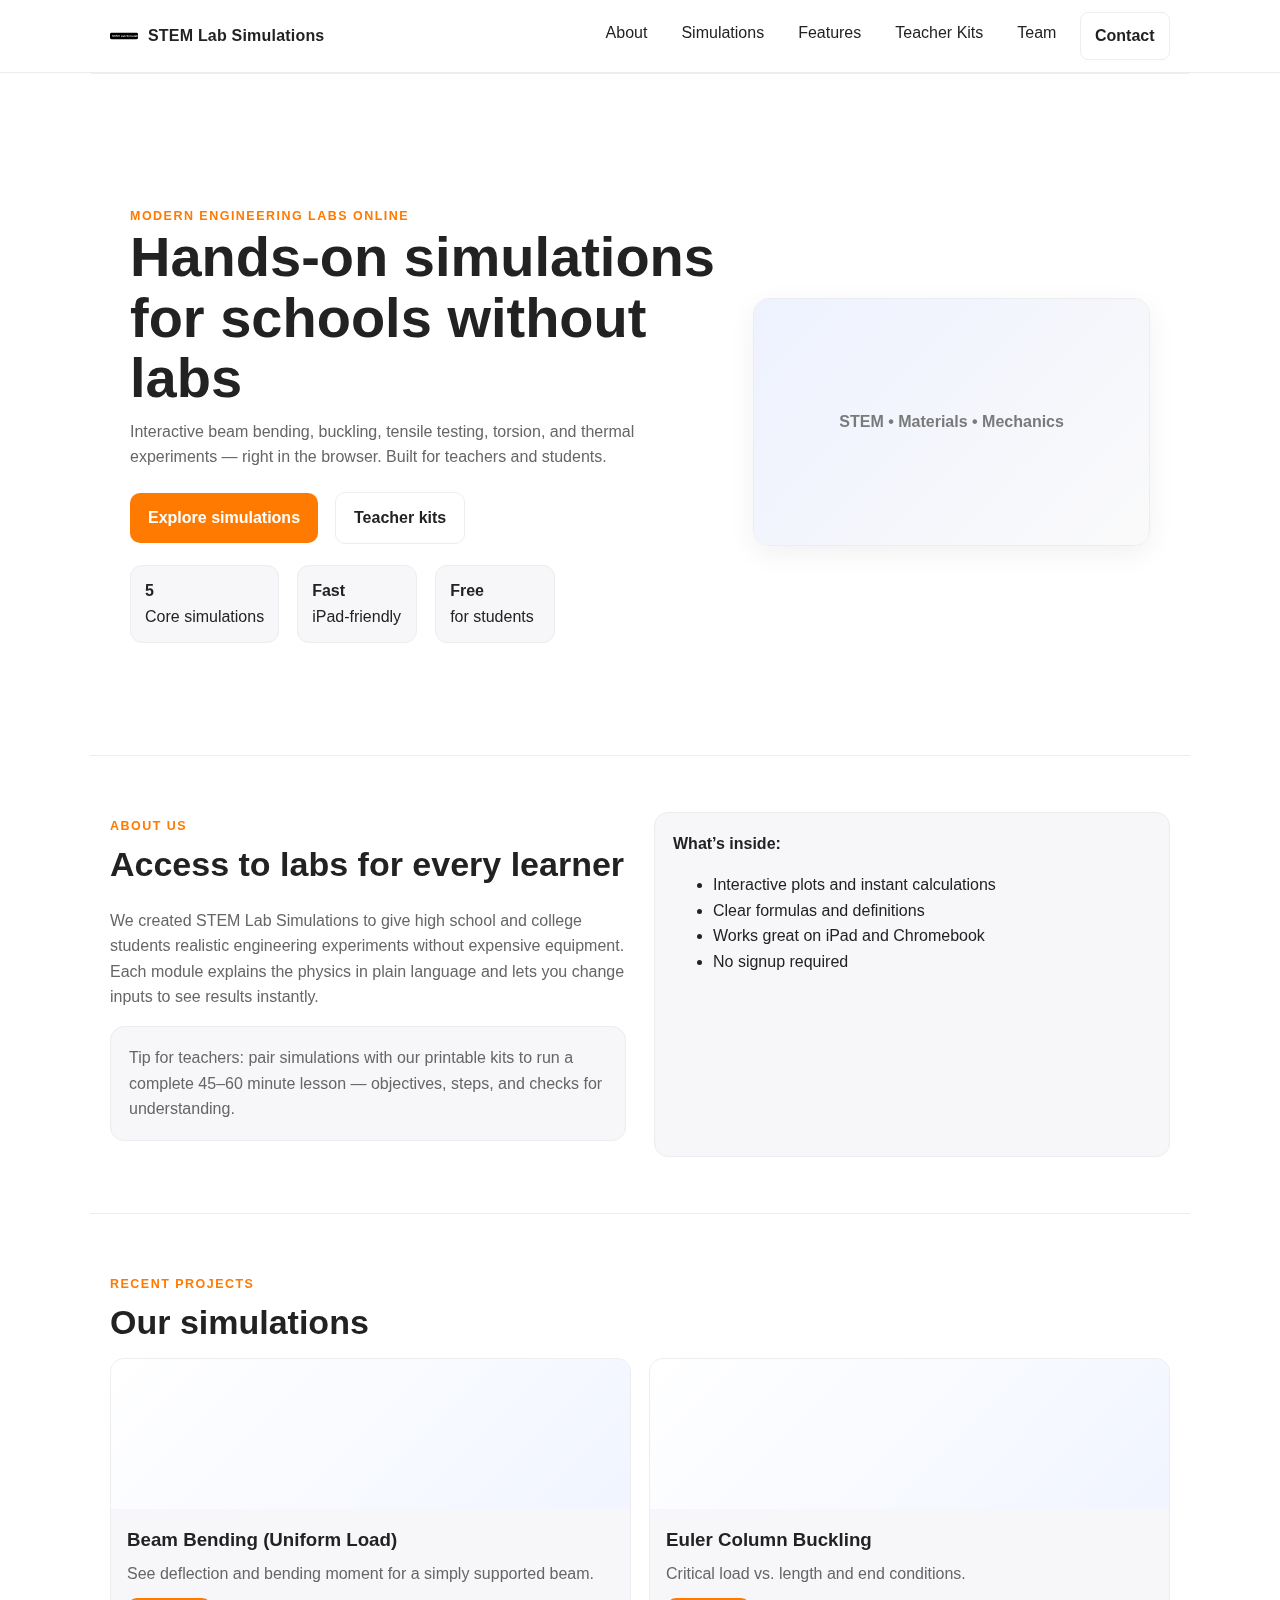
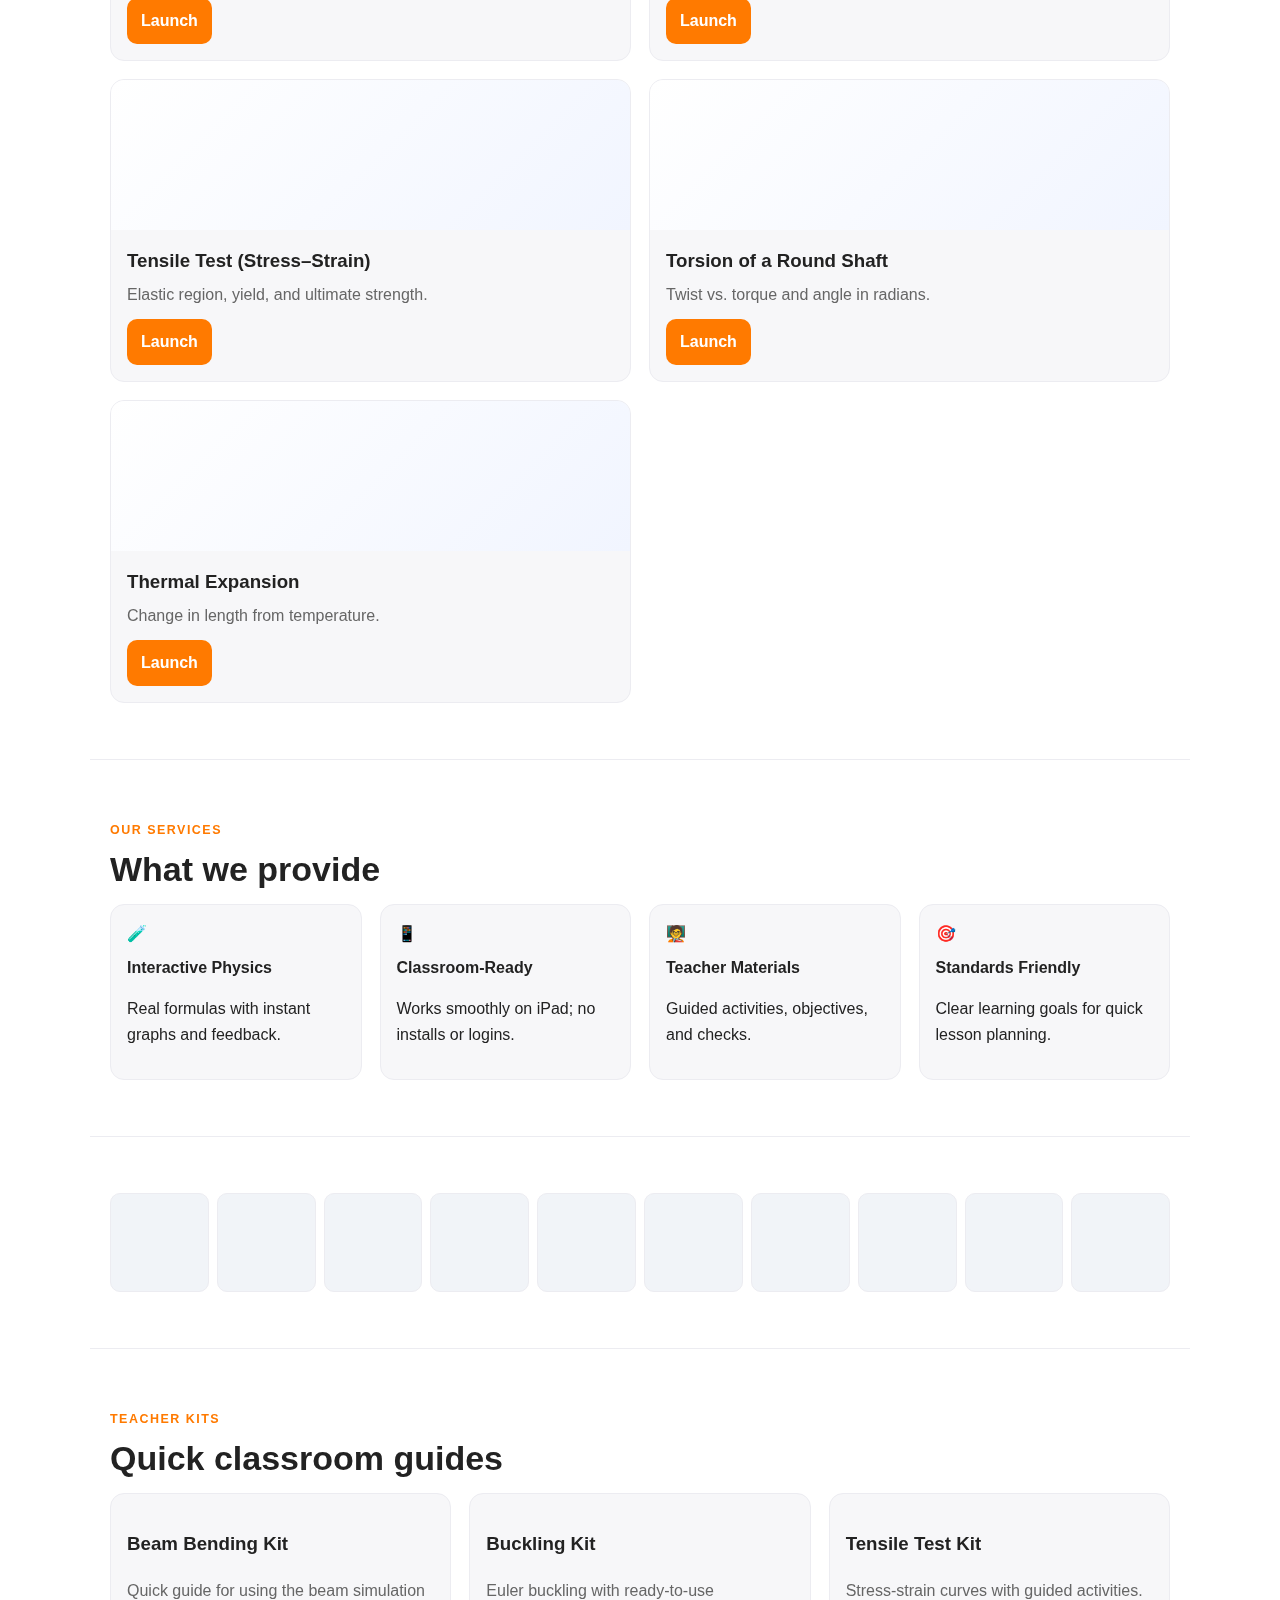
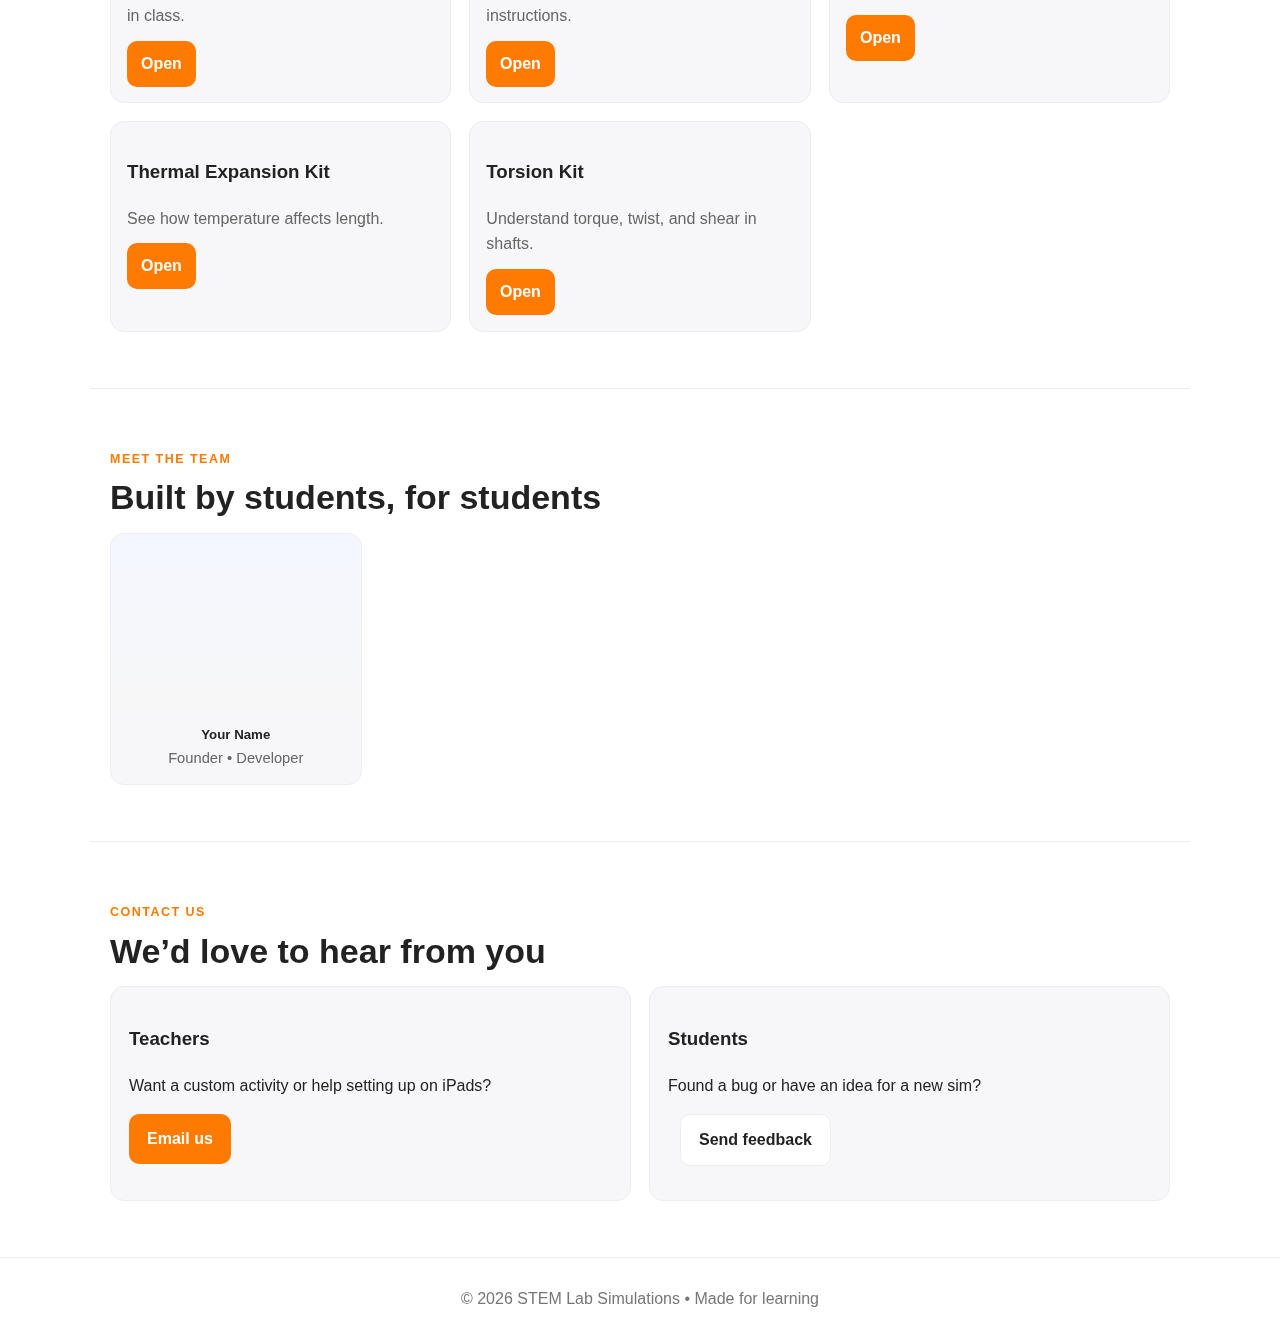
<file: index.html>
<!DOCTYPE html>
<html lang="en">
<head>
  <meta charset="utf-8" />
  <meta name="viewport" content="width=device-width, initial-scale=1" />
  <title>STEM Lab Simulations</title>
  <link rel="stylesheet" href="style.css" />

  <!-- Minimal layout helpers so this page looks great right away.
       These won't fight your style.css; they just provide structure. -->
  <style>
    :root{
      --brand:#ff7a00;          /* accent (can tweak) */
      --ink:#222;               /* text */
      --muted:#666;             /* secondary text */
      --bg:#fff;                /* page background */
      --card:#f7f7f9;           /* card background */
      --line:#ececf1;           /* hairline */
    }
    *{box-sizing:border-box}
    body{margin:0;background:var(--bg);color:var(--ink);font-family:-apple-system,BlinkMacSystemFont,"Segoe UI",Roboto,Helvetica,Arial,system-ui,sans-serif;line-height:1.6}
    a{color:inherit;text-decoration:none}
    img{max-width:100%;display:block}

    /* Header / Nav */
    .topbar{position:sticky;top:0;z-index:50;background:#ffffffd9;backdrop-filter:saturate(140%) blur(6px);border-bottom:1px solid var(--line)}
    .nav{max-width:1100px;margin:0 auto;display:flex;align-items:center;justify-content:space-between;padding:12px 20px}
    .brand{display:flex;gap:10px;align-items:center;font-weight:700;letter-spacing:.2px}
    .brand img{width:28px;height:28px}
    .nav a.btn{padding:10px 14px;border-radius:8px;border:1px solid var(--line)}
    .navlinks{display:flex;gap:14px;flex-wrap:wrap}
    .navlinks a{padding:8px 10px;border-radius:8px}
    .navlinks a:hover{background:#f2f2f4}

    /* Hero */
    .hero{position:relative;isolation:isolate}
    .hero-inner{max-width:1100px;margin:0 auto;padding:72px 20px 56px;display:grid;grid-template-columns:1.2fr .8fr;gap:28px;align-items:center}
    .hero h1{font-size:clamp(28px,6vw,56px);line-height:1.08;margin:0 0 10px}
    .hero p{color:var(--muted);margin:0 0 22px}
    .cta{display:inline-block;background:var(--brand);color:#fff;font-weight:700;padding:12px 18px;border-radius:10px}
    .ctalink{display:inline-block;margin-left:12px;padding:12px 18px;border-radius:10px;border:1px solid var(--line)}
    .stats{display:flex;gap:18px;flex-wrap:wrap;margin-top:22px}
    .stat{min-width:120px;background:var(--card);padding:12px 14px;border-radius:12px;border:1px solid var(--line)}
    .hero-visual{border-radius:16px;overflow:hidden;border:1px solid var(--line);box-shadow:0 8px 28px rgba(0,0,0,.06)}
    .hero-visual div{aspect-ratio:16/10;background:linear-gradient(135deg,#eef2ff, #fafafa);display:grid;place-items:center}
    .hero-visual span{font-weight:600;color:#7a7a7a}

    /* Section shell */
    section{max-width:1100px;margin:0 auto;padding:56px 20px;border-top:1px solid var(--line)}
    section h2{font-size:clamp(22px,3.5vw,34px);margin:0 0 8px}
    .eyebrow{color:var(--brand);font-weight:700;text-transform:uppercase;letter-spacing:.12em;font-size:.78rem}

    /* About */
    .about{display:grid;grid-template-columns:1fr 1fr;gap:28px}
    .about p{color:var(--muted)}
    .about .panel{background:var(--card);border:1px solid var(--line);border-radius:14px;padding:18px}

    /* Simulations grid */
    .grid{display:grid;grid-template-columns:repeat(12,1fr);gap:18px}
    .card{grid-column:span 6;background:var(--card);border:1px solid var(--line);border-radius:14px;overflow:hidden;transition:transform .22s ease,box-shadow .22s ease}
    .card:hover{transform:translateY(-4px);box-shadow:0 10px 28px rgba(0,0,0,.1)}
    .thumb{height:150px;background:linear-gradient(135deg,#fff,#f1f5ff)}
    .card .body{padding:16px}
    .card h3{margin:0 0 6px}
    .card p{margin:0 0 12px;color:var(--muted)}
    .launch{display:inline-block;padding:10px 14px;border-radius:10px;background:var(--brand);color:#fff;font-weight:700}

    /* Services / Features */
    .features{display:grid;grid-template-columns:repeat(4,1fr);gap:18px}
    .feature{background:var(--card);border:1px solid var(--line);border-radius:14px;padding:16px}
    .feature h4{margin:8px 0 6px}

    /* Gallery strip */
    .gallery{display:grid;grid-template-columns:repeat(10,1fr);gap:8px}
    .tile{aspect-ratio:1/1;background:#f1f4f8;border:1px solid var(--line);border-radius:10px}

    /* Kits grid */
    .kitgrid{display:grid;grid-template-columns:repeat(12,1fr);gap:18px}
    .kit{grid-column:span 4;background:var(--card);border:1px solid var(--line);border-radius:14px;padding:16px}
    .kit p{color:var(--muted);margin:.25rem 0 .75rem}

    /* Team */
    .team{display:grid;grid-template-columns:repeat(4,1fr);gap:18px}
    .person{background:var(--card);border:1px solid var(--line);border-radius:14px;overflow:hidden;text-align:center}
    .avatar{height:180px;background:linear-gradient(180deg,#f4f7ff,#f7f7f7)}
    .person h5{margin:10px 0 0}
    .role{color:var(--muted);font-size:.92rem;margin:2px 0 14px}

    /* Contact + Footer */
    .contactbox{display:grid;grid-template-columns:1fr 1fr;gap:18px}
    .contactbox .panel{background:var(--card);border:1px solid var(--line);border-radius:14px;padding:18px}
    footer{border-top:1px solid var(--line);padding:28px 20px;text-align:center;color:#777}
    @media (max-width:900px){
      .hero-inner{grid-template-columns:1fr}
      .about{grid-template-columns:1fr}
      .features{grid-template-columns:1fr 1fr}
      .team{grid-template-columns:1fr 1fr}
      .grid .card,.kitgrid .kit{grid-column:span 12}
    }
  </style>
</head>

<body>

  <!-- Top Navigation -->
  <header class="topbar">
    <div class="nav">
      <div class="brand">
        <img src="assets/logo.svg" alt="Logo" />
        <span>STEM Lab Simulations</span>
      </div>
      <nav class="navlinks">
        <a href="#about">About</a>
        <a href="#simulations">Simulations</a>
        <a href="#features">Features</a>
        <a href="#kits">Teacher Kits</a>
        <a href="#team">Team</a>
        <a href="#contact" class="btn">Contact</a>
      </nav>
    </div>
  </header>

  <!-- HERO -->
  <section class="hero">
    <div class="hero-inner">
      <div>
        <span class="eyebrow">Modern engineering labs online</span>
        <h1>Hands-on simulations for schools without labs</h1>
        <p>Interactive beam bending, buckling, tensile testing, torsion, and thermal experiments —
           right in the browser. Built for teachers and students.</p>
        <a class="cta" href="#simulations">Explore simulations</a>
        <a class="ctalink" href="#kits">Teacher kits</a>

        <div class="stats">
          <div class="stat"><strong>5</strong><br/>Core simulations</div>
          <div class="stat"><strong>Fast</strong><br/>iPad-friendly</div>
          <div class="stat"><strong>Free</strong><br/>for students</div>
        </div>
      </div>

      <div class="hero-visual">
        <div><span>STEM • Materials • Mechanics</span></div>
      </div>
    </div>
  </section>

  <!-- ABOUT -->
  <section id="about">
    <div class="about">
      <div>
        <span class="eyebrow">About us</span>
        <h2>Access to labs for every learner</h2>
        <p>We created STEM Lab Simulations to give high school and college students
           realistic engineering experiments without expensive equipment. Each module
           explains the physics in plain language and lets you change inputs to see results instantly.</p>
        <p class="panel">Tip for teachers: pair simulations with our printable kits to run a
           complete 45–60 minute lesson — objectives, steps, and checks for understanding.</p>
      </div>
      <div class="panel">
        <strong>What’s inside:</strong>
        <ul>
          <li>Interactive plots and instant calculations</li>
          <li>Clear formulas and definitions</li>
          <li>Works great on iPad and Chromebook</li>
          <li>No signup required</li>
        </ul>
      </div>
    </div>
  </section>

  <!-- SIMULATIONS -->
  <section id="simulations">
    <span class="eyebrow">Recent projects</span>
    <h2>Our simulations</h2>

    <div class="grid">
      <!-- Beam Bending -->
      <a class="card" href="beam-bending.html">
        <div class="thumb" aria-hidden="true"></div>
        <div class="body">
          <h3>Beam Bending (Uniform Load)</h3>
          <p>See deflection and bending moment for a simply supported beam.</p>
          <span class="launch">Launch</span>
        </div>
      </a>

      <!-- Buckling -->
      <a class="card" href="buckling.html">
        <div class="thumb"></div>
        <div class="body">
          <h3>Euler Column Buckling</h3>
          <p>Critical load vs. length and end conditions.</p>
          <span class="launch">Launch</span>
        </div>
      </a>

      <!-- Tensile -->
      <a class="card" href="tensile.html">
        <div class="thumb"></div>
        <div class="body">
          <h3>Tensile Test (Stress–Strain)</h3>
          <p>Elastic region, yield, and ultimate strength.</p>
          <span class="launch">Launch</span>
        </div>
      </a>

      <!-- Torsion -->
      <a class="card" href="torsion.html">
        <div class="thumb"></div>
        <div class="body">
          <h3>Torsion of a Round Shaft</h3>
          <p>Twist vs. torque and angle in radians.</p>
          <span class="launch">Launch</span>
        </div>
      </a>

      <!-- Thermal -->
      <a class="card" href="thermal.html">
        <div class="thumb"></div>
        <div class="body">
          <h3>Thermal Expansion</h3>
          <p>Change in length from temperature.</p>
          <span class="launch">Launch</span>
        </div>
      </a>
    </div>
  </section>

  <!-- FEATURES -->
  <section id="features">
    <span class="eyebrow">Our services</span>
    <h2>What we provide</h2>
    <div class="features">
      <div class="feature">
        <div>🧪</div>
        <h4>Interactive Physics</h4>
        <p>Real formulas with instant graphs and feedback.</p>
      </div>
      <div class="feature">
        <div>📱</div>
        <h4>Classroom-Ready</h4>
        <p>Works smoothly on iPad; no installs or logins.</p>
      </div>
      <div class="feature">
        <div>🧑‍🏫</div>
        <h4>Teacher Materials</h4>
        <p>Guided activities, objectives, and checks.</p>
      </div>
      <div class="feature">
        <div>🎯</div>
        <h4>Standards Friendly</h4>
        <p>Clear learning goals for quick lesson planning.</p>
      </div>
    </div>
  </section>

  <!-- GALLERY STRIP (optional aesthetic row) -->
  <section aria-label="Gallery">
    <div class="gallery">
      <div class="tile"></div><div class="tile"></div><div class="tile"></div><div class="tile"></div><div class="tile"></div>
      <div class="tile"></div><div class="tile"></div><div class="tile"></div><div class="tile"></div><div class="tile"></div>
    </div>
  </section>

  <!-- TEACHER KITS -->
  <section id="kits">
    <span class="eyebrow">Teacher kits</span>
    <h2>Quick classroom guides</h2>
    <div class="kitgrid">
      <a class="kit" href="teacher-kits/beam-kit.html">
        <h3>Beam Bending Kit</h3>
        <p>Quick guide for using the beam simulation in class.</p>
        <span class="launch">Open</span>
      </a>
      <a class="kit" href="teacher-kits/buckling-kit.html">
        <h3>Buckling Kit</h3>
        <p>Euler buckling with ready-to-use instructions.</p>
        <span class="launch">Open</span>
      </a>
      <a class="kit" href="teacher-kits/tensile-kit.html">
        <h3>Tensile Test Kit</h3>
        <p>Stress-strain curves with guided activities.</p>
        <span class="launch">Open</span>
      </a>
      <a class="kit" href="teacher-kits/thermal-kit.html">
        <h3>Thermal Expansion Kit</h3>
        <p>See how temperature affects length.</p>
        <span class="launch">Open</span>
      </a>
      <a class="kit" href="teacher-kits/torsion-kit.html">
        <h3>Torsion Kit</h3>
        <p>Understand torque, twist, and shear in shafts.</p>
        <span class="launch">Open</span>
      </a>
    </div>
  </section>

  <!-- TEAM -->
  <section id="team">
    <span class="eyebrow">Meet the team</span>
    <h2>Built by students, for students</h2>
    <div class="team">
      <div class="person">
        <div class="avatar" aria-hidden="true"></div>
        <h5>Your Name</h5>
        <div class="role">Founder • Developer</div>
      </div>
      <!-- Add more people later if you want -->
    </div>
  </section>

  <!-- CONTACT -->
  <section id="contact">
    <span class="eyebrow">Contact us</span>
    <h2>We’d love to hear from you</h2>
    <div class="contactbox">
      <div class="panel">
        <h3>Teachers</h3>
        <p>Want a custom activity or help setting up on iPads?</p>
        <p><a class="cta" href="mailto:hello@example.com">Email us</a></p>
      </div>
      <div class="panel">
        <h3>Students</h3>
        <p>Found a bug or have an idea for a new sim?</p>
        <p><a class="ctalink" href="mailto:hello@example.com">Send feedback</a></p>
      </div>
    </div>
  </section>

  <footer>
    © <span id="y"></span> STEM Lab Simulations • Made for learning
  </footer>

  <script>
    // tiny helper to keep the footer year current
    document.getElementById('y').textContent = new Date().getFullYear();
  </script>
</body>
</html>
</file>
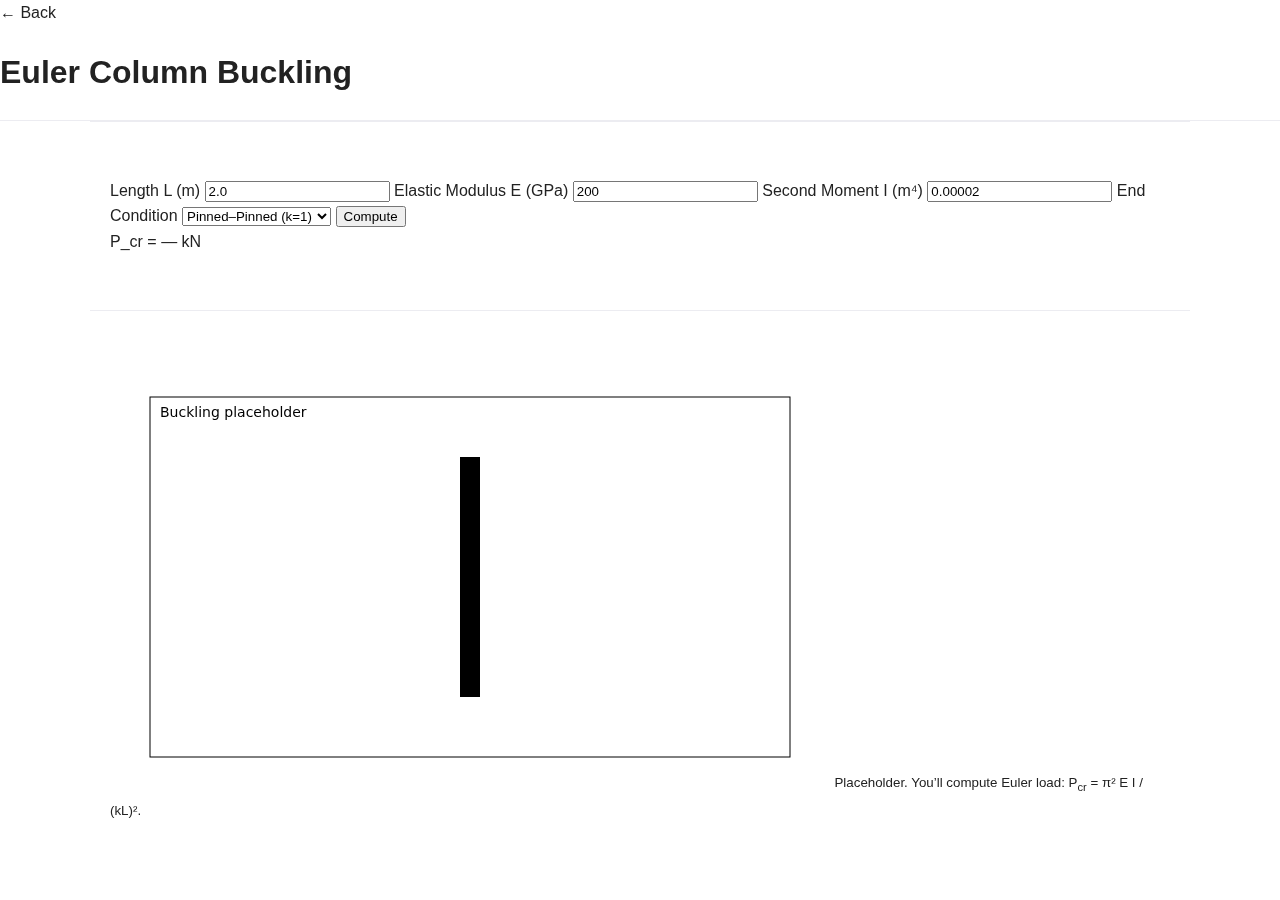
<file: buckling.html>
<!doctype html>
<html lang="en">
<head>
  <meta charset="utf-8">
  <meta name="viewport" content="width=device-width,initial-scale=1">
  <title>Euler Column Buckling</title>
  <link rel="stylesheet" href="style.css">
</head>
<body>
  <header class="topbar">
    <a class="back" href="index.html">← Back</a>
    <h1>Euler Column Buckling</h1>
  </header>

  <main class="sim">
    <section class="controls">
      <label>Length L (m)
        <input id="L" type="number" step="0.01" value="2.0">
      </label>
      <label>Elastic Modulus E (GPa)
        <input id="E" type="number" step="1" value="200">
      </label>
      <label>Second Moment I (m⁴)
        <input id="I" type="number" step="0.000001" value="0.00002">
      </label>
      <label>End Condition
        <select id="k">
          <option value="1">Pinned–Pinned (k=1)</option>
          <option value="0.7">Fixed–Pinned (k≈0.7)</option>
          <option value="0.5">Fixed–Fixed (k=0.5)</option>
          <option value="2">Fixed–Free (k=2)</option>
        </select>
      </label>

      <button id="compute">Compute</button>
      <div class="results" id="results">P_cr = — kN</div>
    </section>

    <section class="output">
      <canvas id="view" width="720" height="420"></canvas>
      <small class="note">Placeholder. You’ll compute Euler load: P<sub>cr</sub> = π² E I / (kL)².</small>
    </section>
  </main>

  <script src="js/buckling.js"></script>
</body>
</html>
</file>
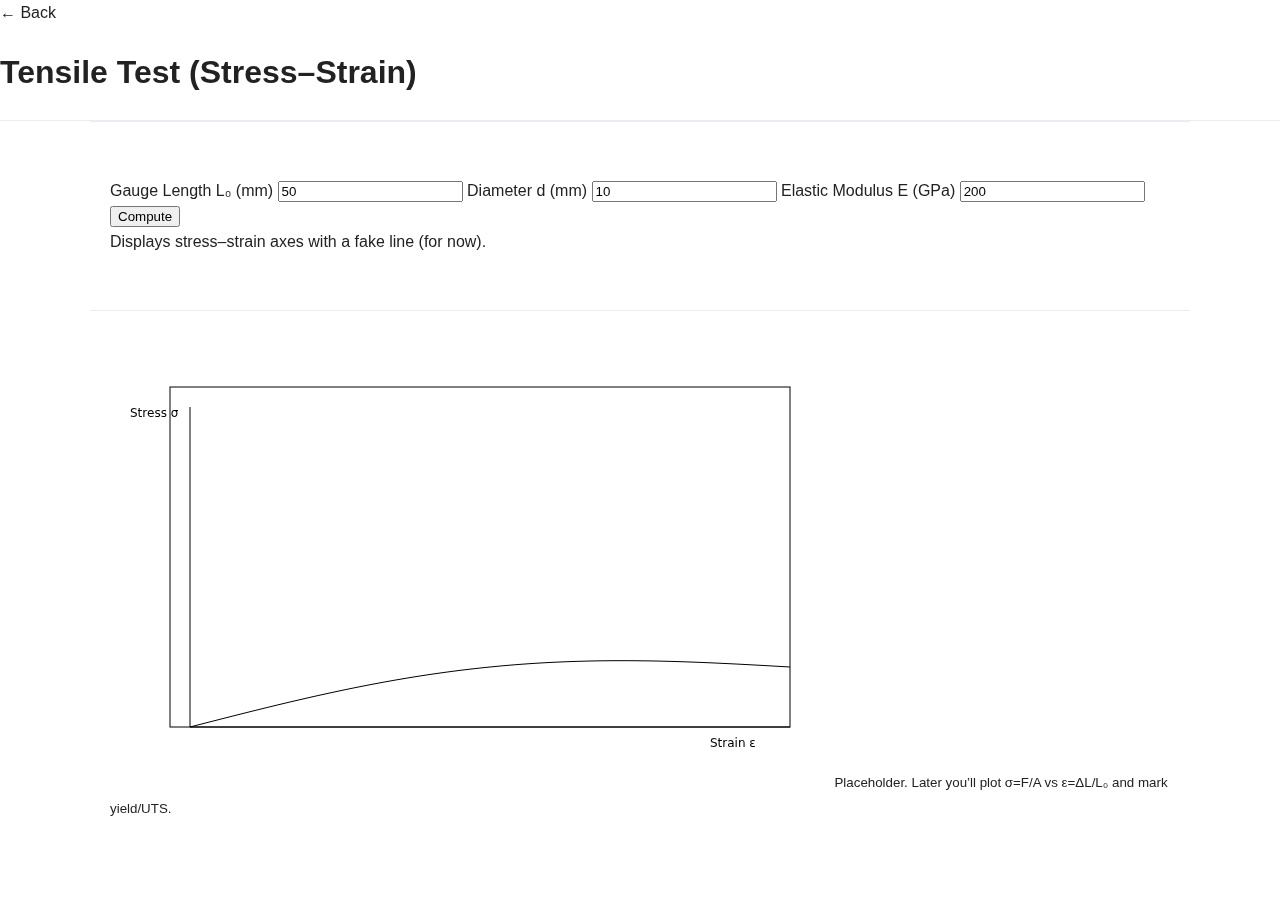
<file: tensile.html>
<!doctype html>
<html lang="en">
<head>
  <meta charset="utf-8">
  <meta name="viewport" content="width=device-width,initial-scale=1">
  <title>Tensile Test (Stress–Strain)</title>
  <link rel="stylesheet" href="style.css">
</head>
<body>
  <header class="topbar">
    <a class="back" href="index.html">← Back</a>
    <h1>Tensile Test (Stress–Strain)</h1>
  </header>

  <main class="sim">
    <section class="controls">
      <label>Gauge Length L₀ (mm)
        <input id="L0" type="number" step="0.1" value="50">
      </label>
      <label>Diameter d (mm)
        <input id="d" type="number" step="0.1" value="10">
      </label>
      <label>Elastic Modulus E (GPa)
        <input id="E" type="number" step="1" value="200">
      </label>

      <button id="compute">Compute</button>
      <div class="results" id="results">Displays stress–strain axes with a fake line (for now).</div>
    </section>

    <section class="output">
      <canvas id="view" width="720" height="420"></canvas>
      <small class="note">Placeholder. Later you’ll plot σ=F/A vs ε=ΔL/L₀ and mark yield/UTS.</small>
    </section>
  </main>

  <script src="js/tensile.js"></script>
</body>
</html>
</file>
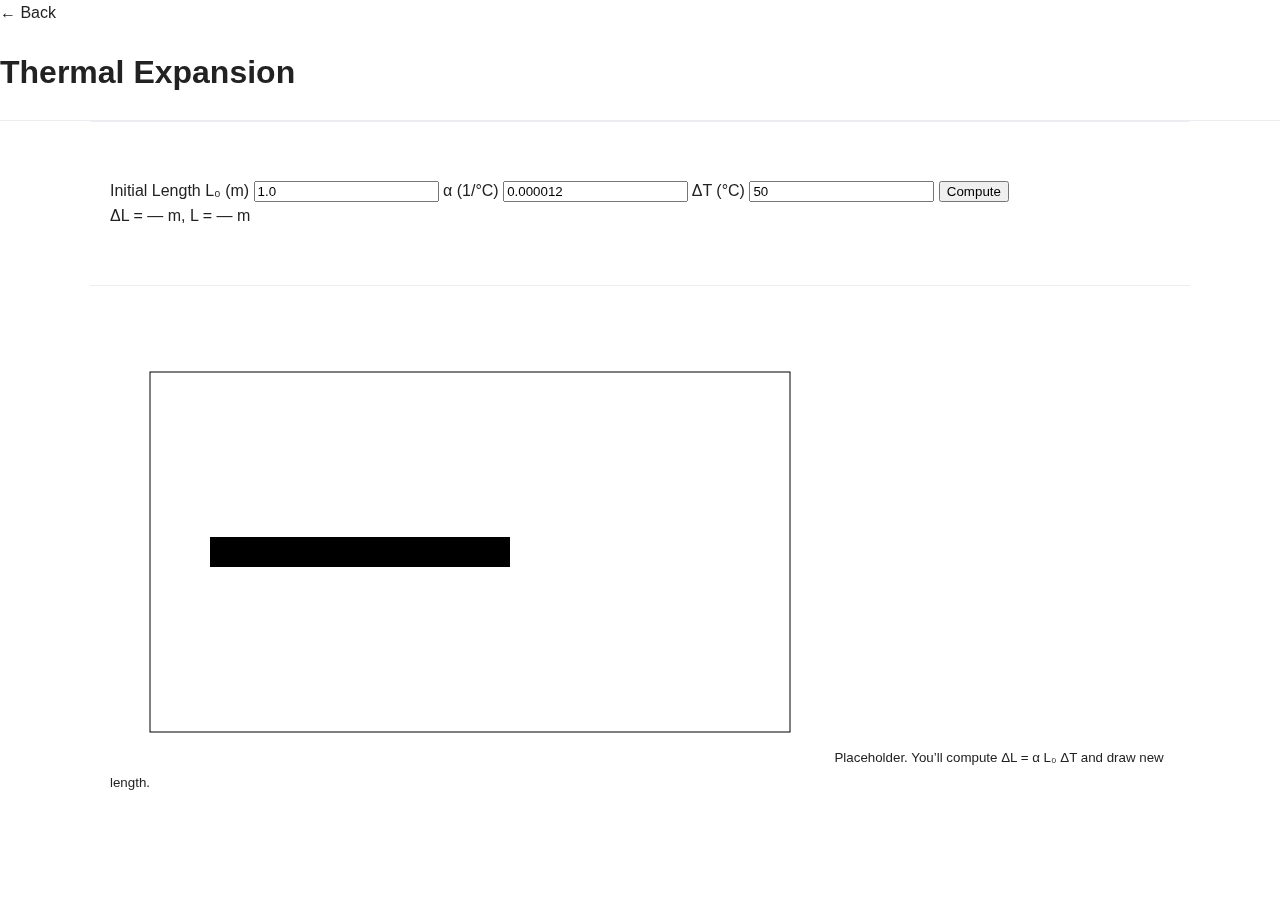
<file: thermal.html>
<!doctype html>
<html lang="en">
<head>
  <meta charset="utf-8">
  <meta name="viewport" content="width=device-width,initial-scale=1">
  <title>Thermal Expansion</title>
  <link rel="stylesheet" href="style.css">
</head>
<body>
  <header class="topbar">
    <a class="back" href="index.html">← Back</a>
    <h1>Thermal Expansion</h1>
  </header>

  <main class="sim">
    <section class="controls">
      <label>Initial Length L₀ (m)
        <input id="L0" type="number" step="0.01" value="1.0">
      </label>
      <label>α (1/°C)
        <input id="alpha" type="number" step="0.000001" value="0.000012">
      </label>
      <label>ΔT (°C)
        <input id="dT" type="number" step="1" value="50">
      </label>

      <button id="compute">Compute</button>
      <div class="results" id="results">ΔL = — m, L = — m</div>
    </section>

    <section class="output">
      <canvas id="view" width="720" height="420"></canvas>
      <small class="note">Placeholder. You’ll compute ΔL = α L₀ ΔT and draw new length.</small>
    </section>
  </main>

  <script src="js/thermal.js"></script>
</body>
</html>
</file>
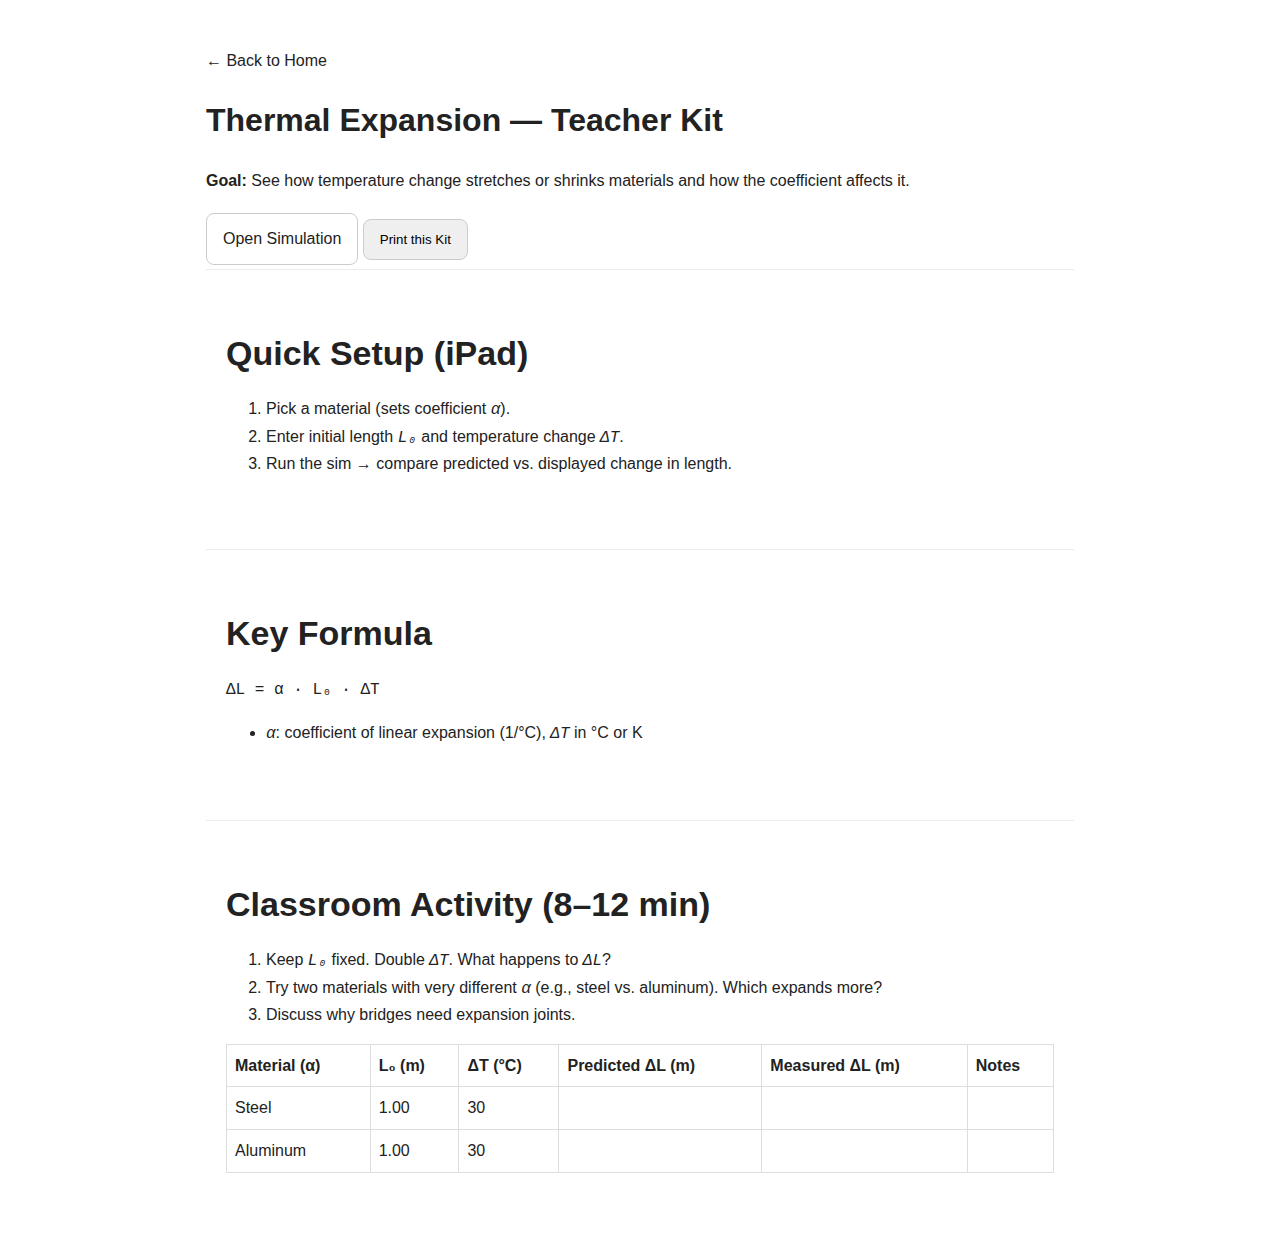
<file: kits/thermal-kit.html>
<!DOCTYPE html>
<html lang="en">
<head>
  <meta charset="UTF-8" />
  <meta name="viewport" content="width=device-width, initial-scale=1" />
  <title>Thermal Expansion – Teacher Kit</title>
  <link rel="stylesheet" href="../style.css" />
  <style>main{max-width:900px;margin:2rem auto;padding:1rem}.btns a,.btns button{padding:.75rem 1rem;border:1px solid #ccc;border-radius:8px;text-decoration:none;display:inline-block;margin:.25rem 0}table{width:100%;border-collapse:collapse;margin:.5rem 0 1.5rem}th,td{border:1px solid #ddd;padding:.5rem;text-align:left}code,var{font-family:ui-monospace,Menlo,Consolas,monospace}</style>
</head>
<body>
  <main>
    <a href="../index.html">← Back to Home</a>
    <h1>Thermal Expansion — Teacher Kit</h1>
    <p><strong>Goal:</strong> See how temperature change stretches or shrinks materials and how the coefficient affects it.</p>

    <div class="btns">
      <a href="../thermal.html">Open Simulation</a>
      <button onclick="window.print()">Print this Kit</button>
    </div>

    <section>
      <h2>Quick Setup (iPad)</h2>
      <ol>
        <li>Pick a material (sets coefficient <var>α</var>).</li>
        <li>Enter initial length <var>L₀</var> and temperature change <var>ΔT</var>.</li>
        <li>Run the sim → compare predicted vs. displayed change in length.</li>
      </ol>
    </section>

    <section>
      <h2>Key Formula</h2>
      <p><code>ΔL = α · L₀ · ΔT</code></p>
      <ul>
        <li><var>α</var>: coefficient of linear expansion (1/°C), <var>ΔT</var> in °C or K</li>
      </ul>
    </section>

    <section>
      <h2>Classroom Activity (8–12 min)</h2>
      <ol>
        <li>Keep <var>L₀</var> fixed. Double <var>ΔT</var>. What happens to <var>ΔL</var>?</li>
        <li>Try two materials with very different <var>α</var> (e.g., steel vs. aluminum). Which expands more?</li>
        <li>Discuss why bridges need expansion joints.</li>
      </ol>
      <table>
        <thead>
          <tr><th>Material (α)</th><th>L₀ (m)</th><th>ΔT (°C)</th><th>Predicted ΔL (m)</th><th>Measured ΔL (m)</th><th>Notes</th></tr>
        </thead>
        <tbody>
          <tr><td>Steel</td><td>1.00</td><td>30</td><td></td><td></td><td></td></tr>
          <tr><td>Aluminum</td><td>1.00</td><td>30</td><td></td><td></td><td></td></tr>
        </tbody>
      </table>
    </section>
  </main>
</body>
</html>
</file>
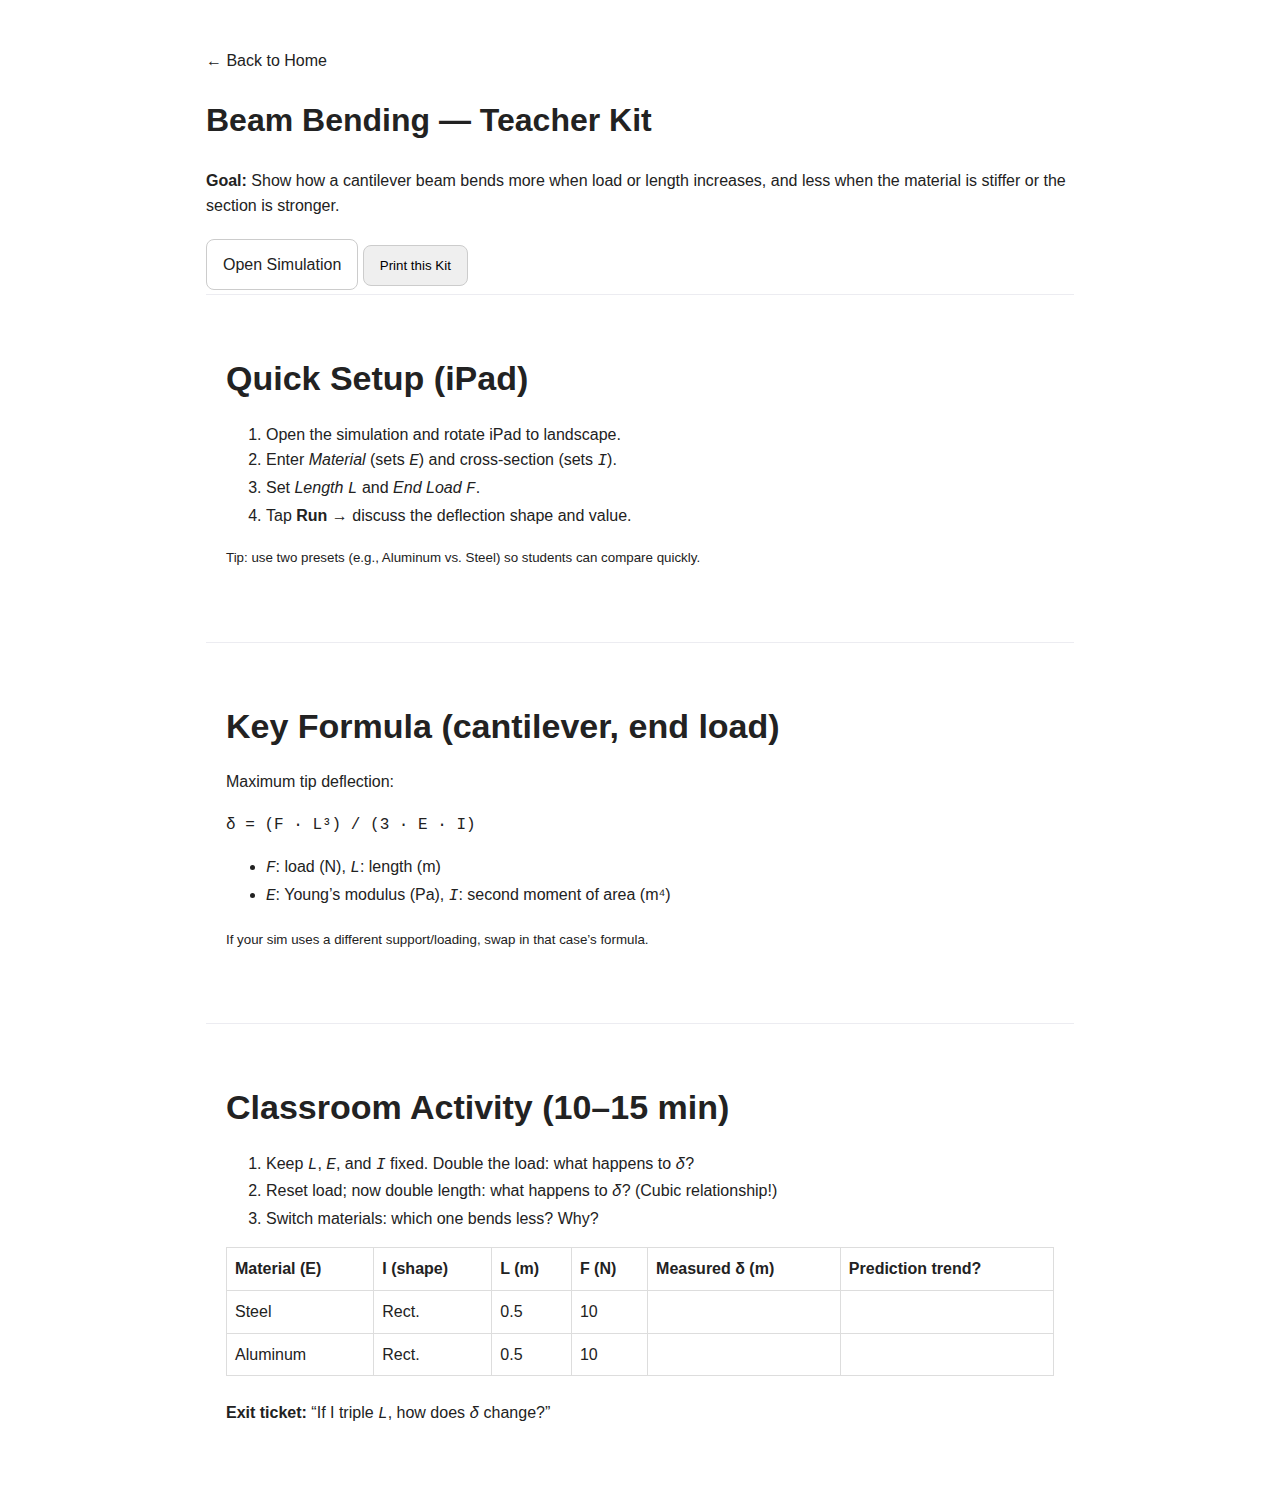
<file: teacher-kits/beam-kit.html>
<!DOCTYPE html>
<html lang="en">
<head>
  <meta charset="UTF-8" />
  <meta name="viewport" content="width=device-width, initial-scale=1" />
  <title>Beam Bending – Teacher Kit</title>
  <link rel="stylesheet" href="../style.css" />
  <style>
    main { max-width: 900px; margin: 2rem auto; padding: 1rem; }
    .btns a, .btns button { padding: .75rem 1rem; border: 1px solid #ccc; border-radius: 8px; text-decoration:none; display:inline-block; margin:.25rem 0; }
    table { width:100%; border-collapse: collapse; margin:.5rem 0 1.5rem; }
    th, td { border:1px solid #ddd; padding:.5rem; text-align:left; }
    code, kbd, var { font-family: ui-monospace, SFMono-Regular, Menlo, Consolas, monospace; }
  </style>
</head>
<body>
  <main>
    <a href="../index.html">← Back to Home</a>
    <h1>Beam Bending — Teacher Kit</h1>
    <p><strong>Goal:</strong> Show how a cantilever beam bends more when load or length increases, and less when the material is stiffer or the section is stronger.</p>

    <div class="btns">
      <a href="../beam-bending.html">Open Simulation</a>
      <button onclick="window.print()">Print this Kit</button>
    </div>

    <section>
      <h2>Quick Setup (iPad)</h2>
      <ol>
        <li>Open the simulation and rotate iPad to landscape.</li>
        <li>Enter <em>Material</em> (sets <var>E</var>) and cross-section (sets <var>I</var>).</li>
        <li>Set <em>Length</em> <var>L</var> and <em>End Load</em> <var>F</var>.</li>
        <li>Tap <strong>Run</strong> → discuss the deflection shape and value.</li>
      </ol>
      <p><small>Tip: use two presets (e.g., Aluminum vs. Steel) so students can compare quickly.</small></p>
    </section>

    <section>
      <h2>Key Formula (cantilever, end load)</h2>
      <p>Maximum tip deflection:</p>
      <p><code>δ = (F · L³) / (3 · E · I)</code></p>
      <ul>
        <li><var>F</var>: load (N), <var>L</var>: length (m)</li>
        <li><var>E</var>: Young’s modulus (Pa), <var>I</var>: second moment of area (m⁴)</li>
      </ul>
      <p><small>If your sim uses a different support/loading, swap in that case’s formula.</small></p>
    </section>

    <section>
      <h2>Classroom Activity (10–15 min)</h2>
      <ol>
        <li>Keep <var>L</var>, <var>E</var>, and <var>I</var> fixed. Double the load: what happens to <var>δ</var>?</li>
        <li>Reset load; now double length: what happens to <var>δ</var>? (Cubic relationship!)</li>
        <li>Switch materials: which one bends less? Why?</li>
      </ol>
      <table>
        <thead>
          <tr><th>Material (E)</th><th>I (shape)</th><th>L (m)</th><th>F (N)</th><th>Measured δ (m)</th><th>Prediction trend?</th></tr>
        </thead>
        <tbody>
          <tr><td>Steel</td><td>Rect.</td><td>0.5</td><td>10</td><td></td><td></td></tr>
          <tr><td>Aluminum</td><td>Rect.</td><td>0.5</td><td>10</td><td></td><td></td></tr>
        </tbody>
      </table>
      <p><strong>Exit ticket:</strong> “If I triple <var>L</var>, how does <var>δ</var> change?”</p>
    </section>
  </main>
</body>
</html>
</file>
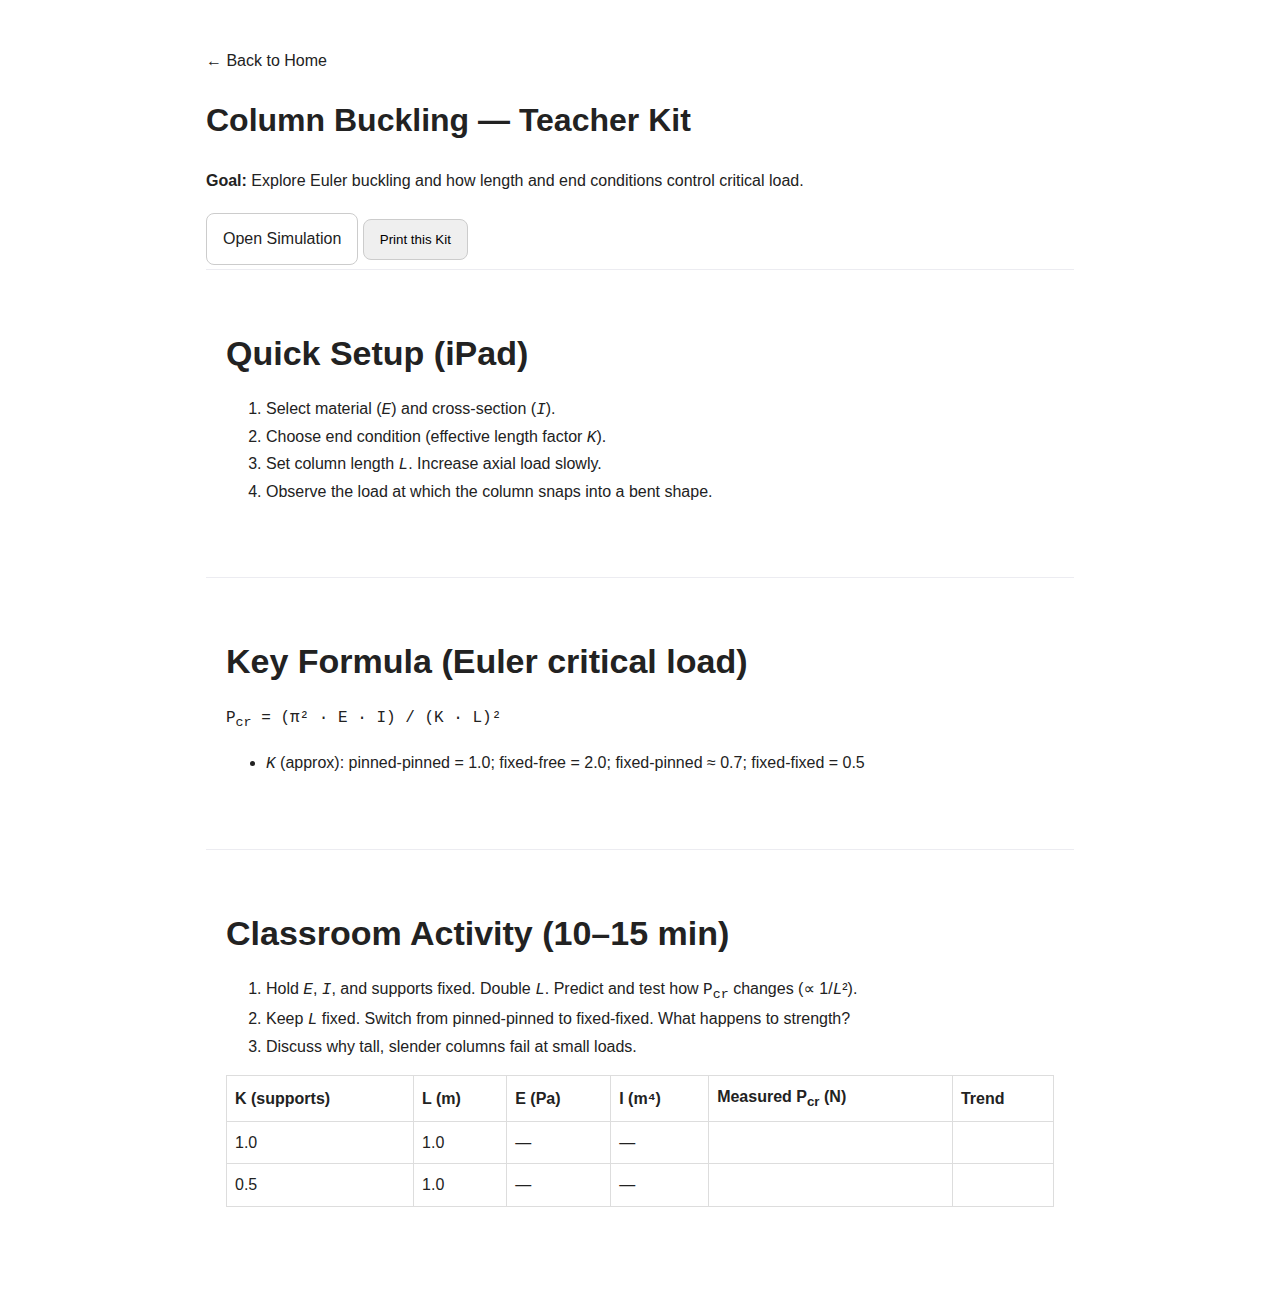
<file: teacher-kits/buckling-kit.html>
<!DOCTYPE html>
<html lang="en">
<head>
  <meta charset="UTF-8" />
  <meta name="viewport" content="width=device-width, initial-scale=1" />
  <title>Column Buckling – Teacher Kit</title>
  <link rel="stylesheet" href="../style.css" />
  <style>main{max-width:900px;margin:2rem auto;padding:1rem}.btns a,.btns button{padding:.75rem 1rem;border:1px solid #ccc;border-radius:8px;text-decoration:none;display:inline-block;margin:.25rem 0}table{width:100%;border-collapse:collapse;margin:.5rem 0 1.5rem}th,td{border:1px solid #ddd;padding:.5rem;text-align:left}code,var{font-family:ui-monospace,Menlo,Consolas,monospace}</style>
</head>
<body>
  <main>
    <a href="../index.html">← Back to Home</a>
    <h1>Column Buckling — Teacher Kit</h1>
    <p><strong>Goal:</strong> Explore Euler buckling and how length and end conditions control critical load.</p>

    <div class="btns">
      <a href="../buckling.html">Open Simulation</a>
      <button onclick="window.print()">Print this Kit</button>
    </div>

    <section>
      <h2>Quick Setup (iPad)</h2>
      <ol>
        <li>Select material (<var>E</var>) and cross-section (<var>I</var>).</li>
        <li>Choose end condition (effective length factor <var>K</var>).</li>
        <li>Set column length <var>L</var>. Increase axial load slowly.</li>
        <li>Observe the load at which the column snaps into a bent shape.</li>
      </ol>
    </section>

    <section>
      <h2>Key Formula (Euler critical load)</h2>
      <p><code>P<sub>cr</sub> = (π² · E · I) / (K · L)²</code></p>
      <ul>
        <li><var>K</var> (approx): pinned-pinned = 1.0; fixed-free = 2.0; fixed-pinned ≈ 0.7; fixed-fixed = 0.5</li>
      </ul>
    </section>

    <section>
      <h2>Classroom Activity (10–15 min)</h2>
      <ol>
        <li>Hold <var>E</var>, <var>I</var>, and supports fixed. Double <var>L</var>. Predict and test how <code>P<sub>cr</sub></code> changes (∝ 1/<var>L</var>²).</li>
        <li>Keep <var>L</var> fixed. Switch from pinned-pinned to fixed-fixed. What happens to strength?</li>
        <li>Discuss why tall, slender columns fail at small loads.</li>
      </ol>
      <table>
        <thead>
          <tr><th>K (supports)</th><th>L (m)</th><th>E (Pa)</th><th>I (m⁴)</th><th>Measured P<sub>cr</sub> (N)</th><th>Trend</th></tr>
        </thead>
        <tbody>
          <tr><td>1.0</td><td>1.0</td><td>—</td><td>—</td><td></td><td></td></tr>
          <tr><td>0.5</td><td>1.0</td><td>—</td><td>—</td><td></td><td></td></tr>
        </tbody>
      </table>
    </section>
  </main>
</body>
</html>
</file>
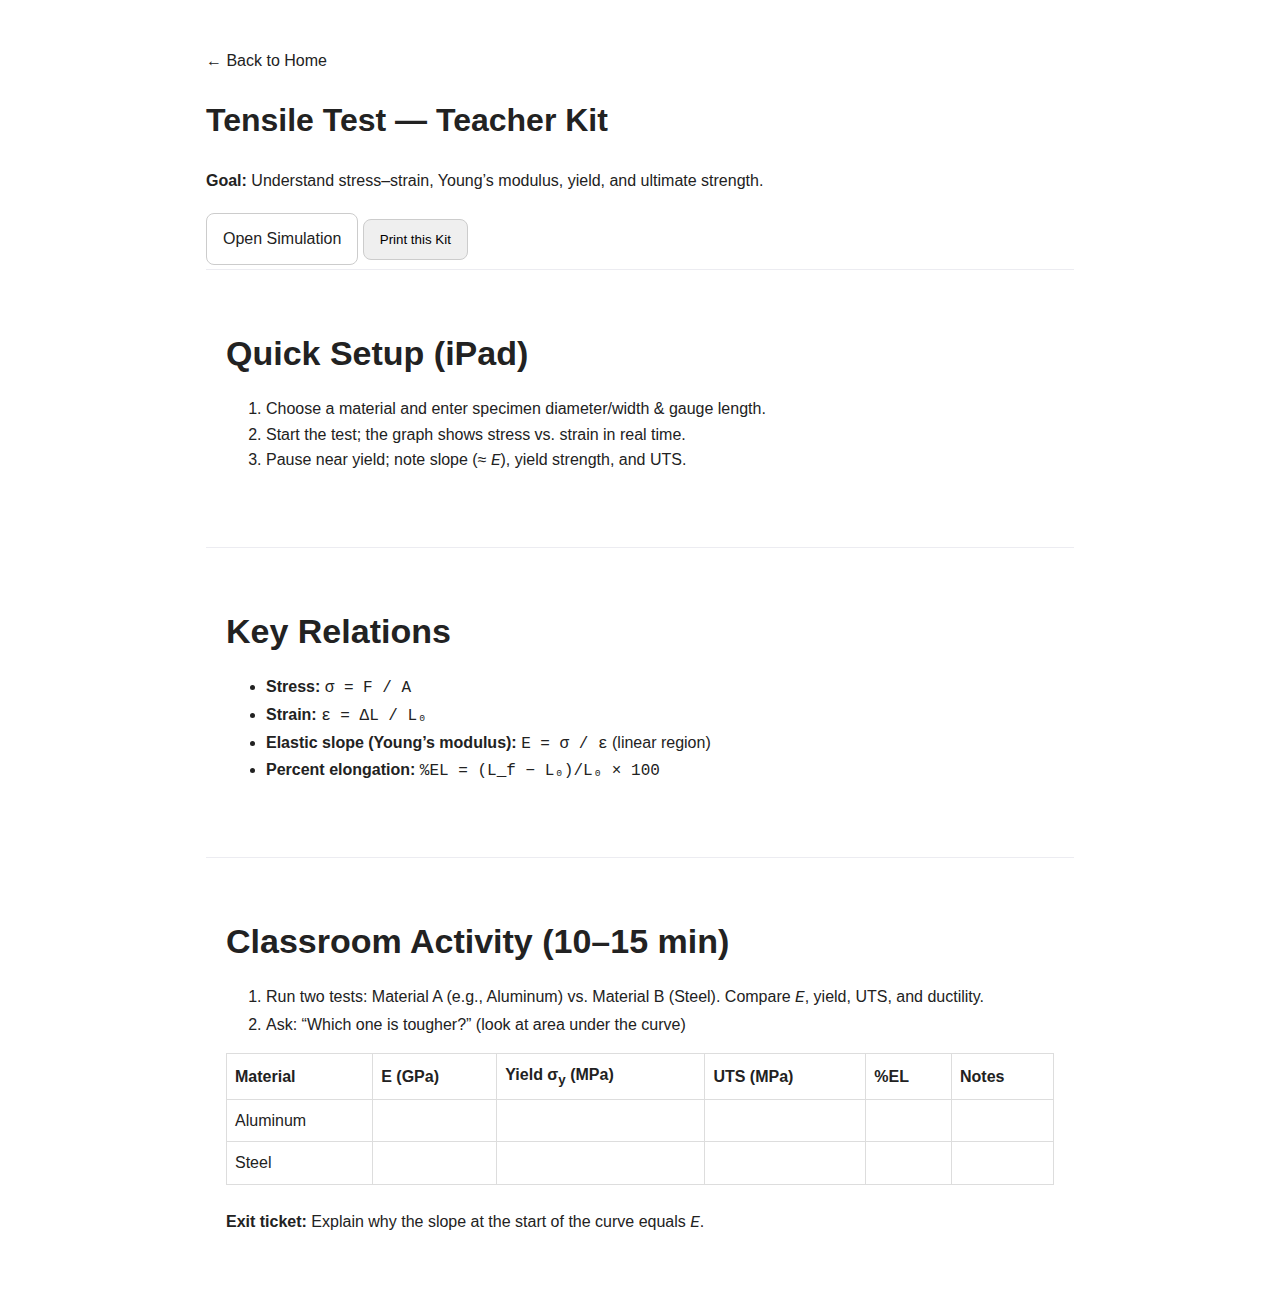
<file: teacher-kits/tensile-kit.html>
<!DOCTYPE html>
<html lang="en">
<head>
  <meta charset="UTF-8" />
  <meta name="viewport" content="width=device-width, initial-scale=1" />
  <title>Tensile Test – Teacher Kit</title>
  <link rel="stylesheet" href="../style.css" />
  <style>main{max-width:900px;margin:2rem auto;padding:1rem}.btns a,.btns button{padding:.75rem 1rem;border:1px solid #ccc;border-radius:8px;text-decoration:none;display:inline-block;margin:.25rem 0}table{width:100%;border-collapse:collapse;margin:.5rem 0 1.5rem}th,td{border:1px solid #ddd;padding:.5rem;text-align:left}code,var{font-family:ui-monospace,Menlo,Consolas,monospace}</style>
</head>
<body>
  <main>
    <a href="../index.html">← Back to Home</a>
    <h1>Tensile Test — Teacher Kit</h1>
    <p><strong>Goal:</strong> Understand stress–strain, Young’s modulus, yield, and ultimate strength.</p>

    <div class="btns">
      <a href="../tensile.html">Open Simulation</a>
      <button onclick="window.print()">Print this Kit</button>
    </div>

    <section>
      <h2>Quick Setup (iPad)</h2>
      <ol>
        <li>Choose a material and enter specimen diameter/width &amp; gauge length.</li>
        <li>Start the test; the graph shows stress vs. strain in real time.</li>
        <li>Pause near yield; note slope (≈ <var>E</var>), yield strength, and UTS.</li>
      </ol>
    </section>

    <section>
      <h2>Key Relations</h2>
      <ul>
        <li><strong>Stress:</strong> <code>σ = F / A</code></li>
        <li><strong>Strain:</strong> <code>ε = ΔL / L₀</code></li>
        <li><strong>Elastic slope (Young’s modulus):</strong> <code>E = σ / ε</code> (linear region)</li>
        <li><strong>Percent elongation:</strong> <code>%EL = (L_f − L₀)/L₀ × 100</code></li>
      </ul>
    </section>

    <section>
      <h2>Classroom Activity (10–15 min)</h2>
      <ol>
        <li>Run two tests: Material A (e.g., Aluminum) vs. Material B (Steel). Compare <var>E</var>, yield, UTS, and ductility.</li>
        <li>Ask: “Which one is tougher?” (look at area under the curve)</li>
      </ol>
      <table>
        <thead>
          <tr><th>Material</th><th>E (GPa)</th><th>Yield σ<sub>y</sub> (MPa)</th><th>UTS (MPa)</th><th>%EL</th><th>Notes</th></tr>
        </thead>
        <tbody>
          <tr><td>Aluminum</td><td></td><td></td><td></td><td></td><td></td></tr>
          <tr><td>Steel</td><td></td><td></td><td></td><td></td><td></td></tr>
        </tbody>
      </table>
      <p><strong>Exit ticket:</strong> Explain why the slope at the start of the curve equals <var>E</var>.</p>
    </section>
  </main>
</body>
</html>
</file>
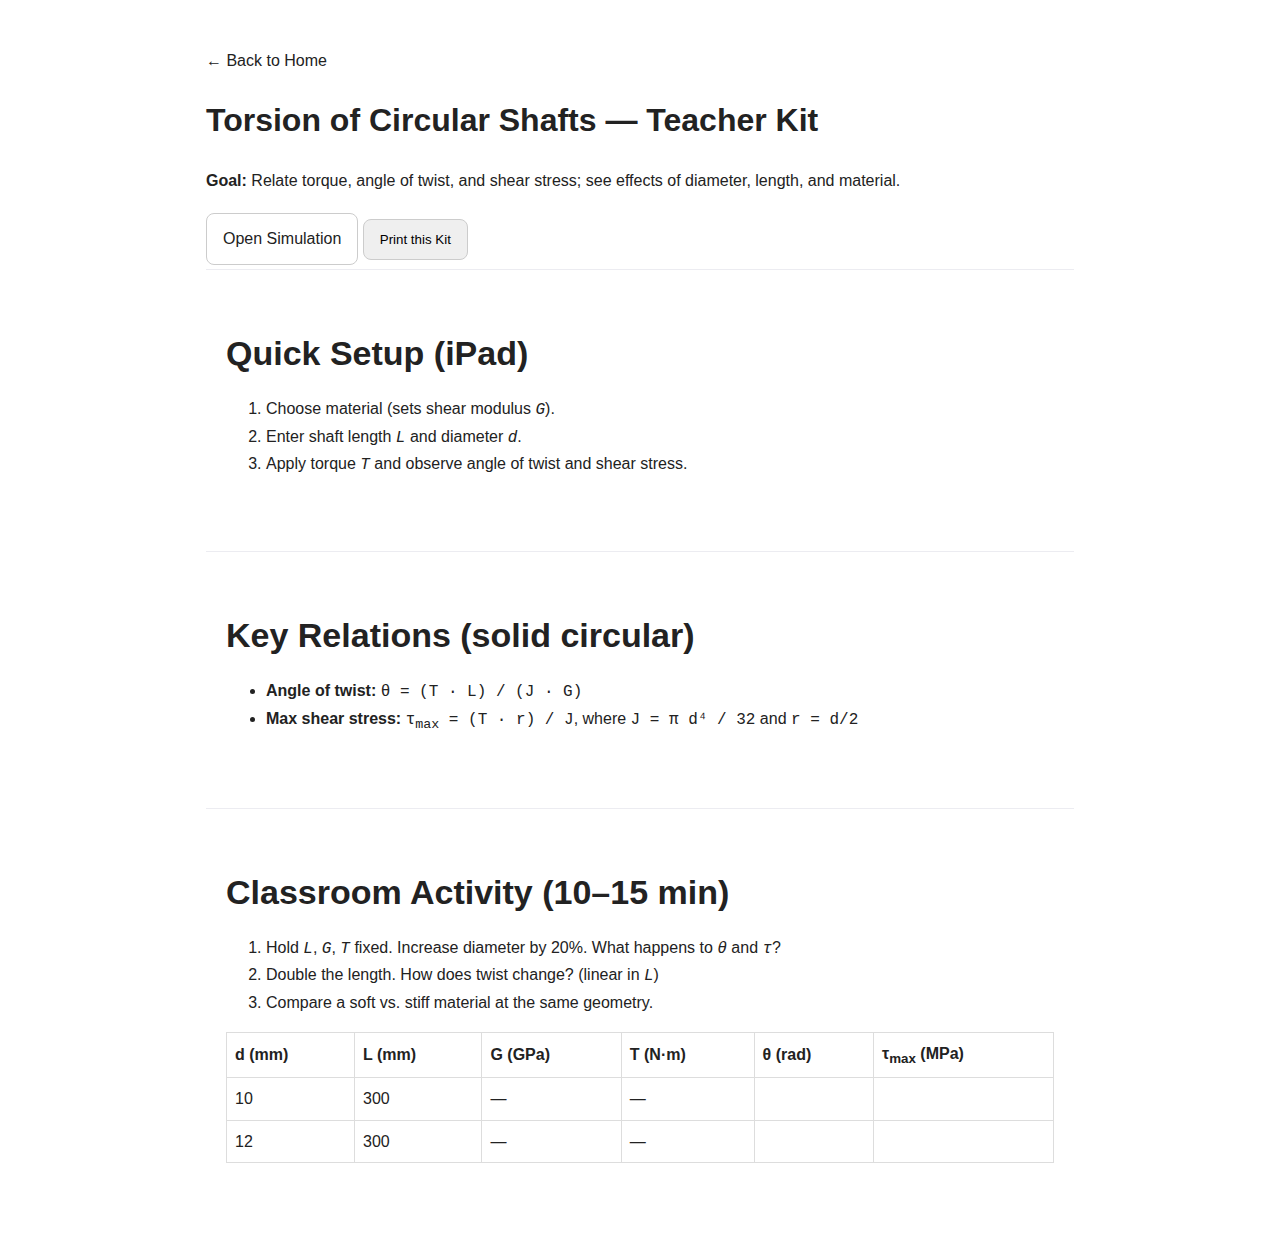
<file: teacher-kits/torsion-kit.html>
<!DOCTYPE html>
<html lang="en">
<head>
  <meta charset="UTF-8" />
  <meta name="viewport" content="width=device-width, initial-scale=1" />
  <title>Torsion of Shafts – Teacher Kit</title>
  <link rel="stylesheet" href="../style.css" />
  <style>main{max-width:900px;margin:2rem auto;padding:1rem}.btns a,.btns button{padding:.75rem 1rem;border:1px solid #ccc;border-radius:8px;text-decoration:none;display:inline-block;margin:.25rem 0}table{width:100%;border-collapse:collapse;margin:.5rem 0 1.5rem}th,td{border:1px solid #ddd;padding:.5rem;text-align:left}code,var{font-family:ui-monospace,Menlo,Consolas,monospace}</style>
</head>
<body>
  <main>
    <a href="../index.html">← Back to Home</a>
    <h1>Torsion of Circular Shafts — Teacher Kit</h1>
    <p><strong>Goal:</strong> Relate torque, angle of twist, and shear stress; see effects of diameter, length, and material.</p>

    <div class="btns">
      <a href="../torsion.html">Open Simulation</a>
      <button onclick="window.print()">Print this Kit</button>
    </div>

    <section>
      <h2>Quick Setup (iPad)</h2>
      <ol>
        <li>Choose material (sets shear modulus <var>G</var>).</li>
        <li>Enter shaft length <var>L</var> and diameter <var>d</var>.</li>
        <li>Apply torque <var>T</var> and observe angle of twist and shear stress.</li>
      </ol>
    </section>

    <section>
      <h2>Key Relations (solid circular)</h2>
      <ul>
        <li><strong>Angle of twist:</strong> <code>θ = (T · L) / (J · G)</code></li>
        <li><strong>Max shear stress:</strong> <code>τ<sub>max</sub> = (T · r) / J</code>, where <code>J = π d⁴ / 32</code> and <code>r = d/2</code></li>
      </ul>
    </section>

    <section>
      <h2>Classroom Activity (10–15 min)</h2>
      <ol>
        <li>Hold <var>L</var>, <var>G</var>, <var>T</var> fixed. Increase diameter by 20%. What happens to <var>θ</var> and <var>τ</var>?</li>
        <li>Double the length. How does twist change? (linear in <var>L</var>)</li>
        <li>Compare a soft vs. stiff material at the same geometry.</li>
      </ol>
      <table>
        <thead>
          <tr><th>d (mm)</th><th>L (mm)</th><th>G (GPa)</th><th>T (N·m)</th><th>θ (rad)</th><th>τ<sub>max</sub> (MPa)</th></tr>
        </thead>
        <tbody>
          <tr><td>10</td><td>300</td><td>—</td><td>—</td><td></td><td></td></tr>
          <tr><td>12</td><td>300</td><td>—</td><td>—</td><td></td><td></td></tr>
        </tbody>
      </table>
    </section>
  </main>
</body>
</html>
</file>
<file: style.css>
/* ================================
   STEM Lab Simulations – Light UI
   ================================ */

:root{
  --brand:#ff7a00;          /* accent color */
  --ink:#222;               /* main text */
  --muted:#666;             /* secondary text */
  --bg:#fff;                /* page background */
  --card:#f7f7f9;           /* card background */
  --line:#ececf1;           /* hairline */
}

*{box-sizing:border-box}
html,body{height:100%}
body{
  margin:0;
  background:var(--bg);
  color:var(--ink);
  font-family:-apple-system,BlinkMacSystemFont,"Segoe UI",Roboto,Helvetica,Arial,system-ui,sans-serif;
  line-height:1.6;
  -webkit-font-smoothing:antialiased;
  -moz-osx-font-smoothing:grayscale;
}
a{color:inherit;text-decoration:none}
img{max-width:100%;display:block}

/* ---------- Buttons ---------- */
.btn, .cta, .ctalink, .launch{
  display:inline-block;
  padding:10px 14px;
  border-radius:10px;
  font-weight:700;
  transition:transform .12s ease, box-shadow .22s ease, background .2s ease, border-color .2s ease;
  will-change:transform;
}
.cta, .launch{background:var(--brand);color:#fff}
.cta:hover, .launch:hover{transform:translateY(-2px);box-shadow:0 8px 18px rgba(0,0,0,.12)}
.ctalink, .btn{background:#fff;border:1px solid var(--line)}
.ctalink:hover, .btn:hover{transform:translateY(-2px);box-shadow:0 8px 18px rgba(0,0,0,.06)}

/* ---------- Topbar / Nav ---------- */
.topbar{
  position:sticky;top:0;z-index:50;
  background:#ffffffd9;
  backdrop-filter:saturate(140%) blur(6px);
  border-bottom:1px solid var(--line);
}
.nav{
  max-width:1100px;
  margin:0 auto;
  display:flex;
  align-items:center;
  justify-content:space-between;
  padding:12px 20px;
}
.brand{display:flex;gap:10px;align-items:center;font-weight:700;letter-spacing:.2px}
.brand img{width:28px;height:28px}
.navlinks{display:flex;gap:14px;flex-wrap:wrap}
.navlinks a{padding:8px 10px;border-radius:8px}
.navlinks a:hover{background:#f2f2f4}

/* ---------- Hero ---------- */
.hero{position:relative;isolation:isolate}
.hero-inner{
  max-width:1100px;margin:0 auto;
  padding:72px 20px 56px;
  display:grid;grid-template-columns:1.2fr .8fr;gap:28px;align-items:center;
}
.hero h1{font-size:clamp(28px,6vw,56px);line-height:1.08;margin:0 0 10px}
.hero p{color:var(--muted);margin:0 0 22px}
.stats{display:flex;gap:18px;flex-wrap:wrap;margin-top:22px}
.stat{min-width:120px;background:var(--card);padding:12px 14px;border-radius:12px;border:1px solid var(--line)}
.hero-visual{border-radius:16px;overflow:hidden;border:1px solid var(--line);box-shadow:0 8px 28px rgba(0,0,0,.06)}
.hero-visual div{aspect-ratio:16/10;background:linear-gradient(135deg,#eef2ff, #fafafa);display:grid;place-items:center}
.hero-visual span{font-weight:600;color:#7a7a7a}

/* ---------- Sections ---------- */
section{max-width:1100px;margin:0 auto;padding:56px 20px;border-top:1px solid var(--line)}
section h2{font-size:clamp(22px,3.5vw,34px);margin:0 0 8px}
.eyebrow{color:var(--brand);font-weight:700;text-transform:uppercase;letter-spacing:.12em;font-size:.78rem}

/* About */
.about{display:grid;grid-template-columns:1fr 1fr;gap:28px}
.about p{color:var(--muted)}
.panel{background:var(--card);border:1px solid var(--line);border-radius:14px;padding:18px}

/* ---------- Cards / Grids ---------- */
.grid{display:grid;grid-template-columns:repeat(12,1fr);gap:18px}
.card{
  grid-column:span 6;
  background:var(--card);
  border:1px solid var(--line);
  border-radius:14px;
  overflow:hidden;
  transition:transform .22s ease,box-shadow .22s ease;
}
.card:hover{transform:translateY(-4px);box-shadow:0 10px 28px rgba(0,0,0,.1)}
.thumb{height:150px;background:linear-gradient(135deg,#fff,#f1f5ff)}
.card .body{padding:16px}
.card h3{margin:0 0 6px}
.card p{margin:0 0 12px;color:var(--muted)}

/* Features */
.features{display:grid;grid-template-columns:repeat(4,1fr);gap:18px}
.feature{background:var(--card);border:1px solid var(--line);border-radius:14px;padding:16px}
.feature h4{margin:8px 0 6px}

/* Gallery strip */
.gallery{display:grid;grid-template-columns:repeat(10,1fr);gap:8px}
.tile{aspect-ratio:1/1;background:#f1f4f8;border:1px solid var(--line);border-radius:10px}

/* Teacher kits */
.kitgrid{display:grid;grid-template-columns:repeat(12,1fr);gap:18px}
.kit{
  grid-column:span 4;
  background:var(--card);
  border:1px solid var(--line);
  border-radius:14px;
  padding:16px;
  transition:transform .2s ease,box-shadow .22s ease;
}
.kit p{color:var(--muted);margin:.25rem 0 .75rem}
.kit:hover{transform:translateY(-3px);box-shadow:0 10px 24px rgba(0,0,0,.08)}

/* Team */
.team{display:grid;grid-template-columns:repeat(4,1fr);gap:18px}
.person{background:var(--card);border:1px solid var(--line);border-radius:14px;overflow:hidden;text-align:center}
.avatar{height:180px;background:linear-gradient(180deg,#f4f7ff,#f7f7f7)}
.person h5{margin:10px 0 0}
.role{color:var(--muted);font-size:.92rem;margin:2px 0 14px}

/* Contact */
.contactbox{display:grid;grid-template-columns:1fr 1fr;gap:18px}

/* Footer */
footer{border-top:1px solid var(--line);padding:28px 20px;text-align:center;color:#777}

/* ---------- Responsive ---------- */
@media (max-width:900px){
  .hero-inner{grid-template-columns:1fr}
  .about{grid-template-columns:1fr}
  .features{grid-template-columns:1fr 1fr}
  .team{grid-template-columns:1fr 1fr}
  .grid .card, .kitgrid .kit{grid-column:span 12}
  .gallery{grid-template-columns:repeat(6,1fr)}
}
@media (max-width:560px){
  .features{grid-template-columns:1fr}
  .team{grid-template-columns:1fr}
  .gallery{grid-template-columns:repeat(4,1fr)}
}
</file>
